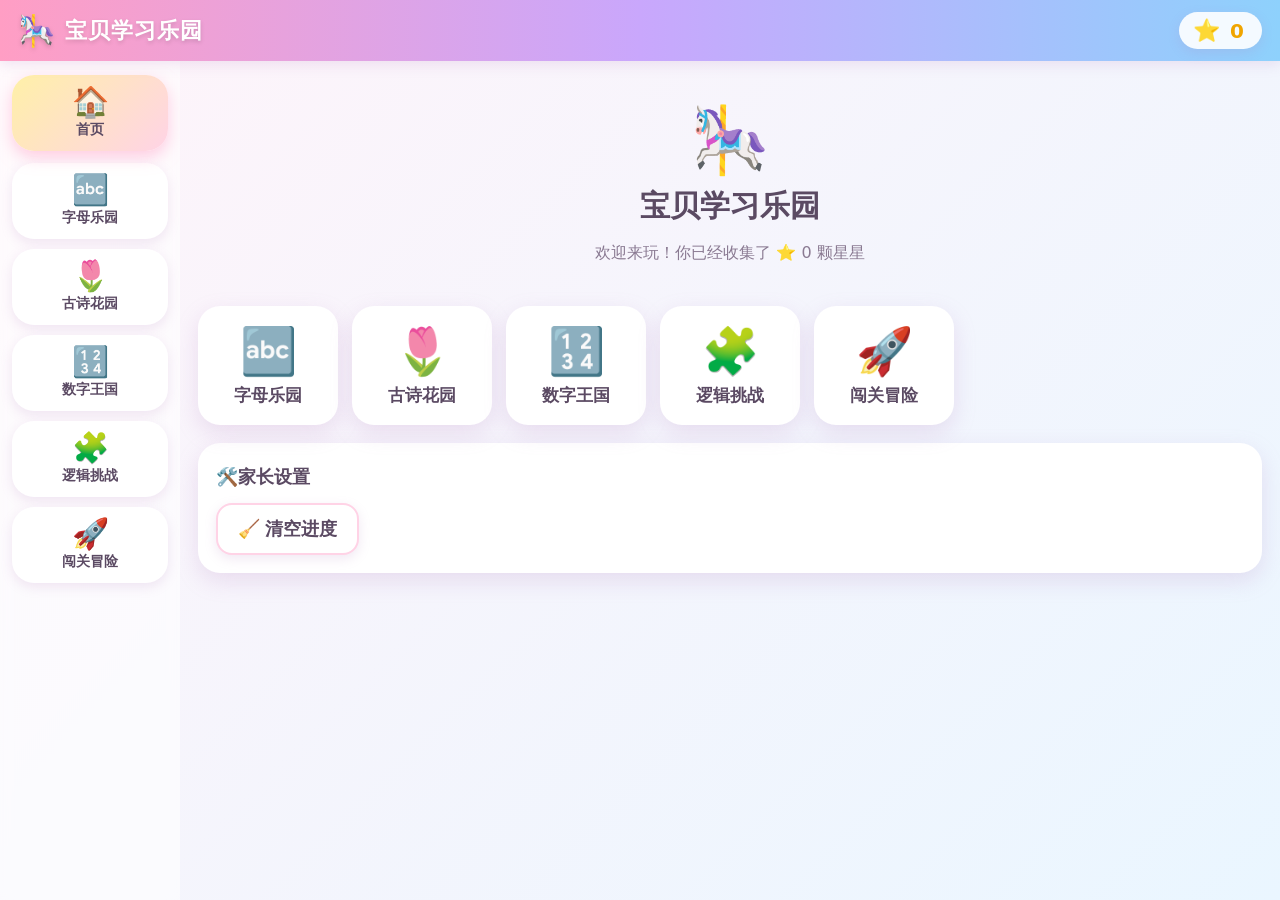
<file: index.html>
<!DOCTYPE html>
<html lang="zh-CN">
<head>
  <meta charset="UTF-8" />
  <meta name="viewport" content="width=device-width, initial-scale=1.0, maximum-scale=1.0, user-scalable=no, viewport-fit=cover" />
  <meta name="theme-color" content="#FF9EC4" />
  <title>宝贝学习乐园</title>
  <link rel="stylesheet" href="css/style.css" />
</head>
<body>
  <div id="app">
    <!-- 顶部标题栏 -->
    <header class="topbar">
      <div class="logo">
        <span class="logo-emoji">🎠</span>
        <span class="logo-text">宝贝学习乐园</span>
      </div>
      <div class="star-box" id="starBox" title="我的星星">
        <span class="star-icon">⭐</span>
        <span class="star-count" id="starCount">0</span>
      </div>
    </header>

    <!-- 主体布局 -->
    <div class="layout">
      <!-- PC 侧边栏导航 -->
      <nav class="sidebar" id="sidebar">
        <!-- 由 app.js 注入 -->
      </nav>

      <!-- 内容区 -->
      <main class="content" id="content">
        <!-- 由模块注入 -->
      </main>
    </div>

    <!-- 移动端底部 Tab -->
    <nav class="bottomtab" id="bottomtab">
      <!-- 由 app.js 注入 -->
    </nav>
  </div>

  <!-- 庆祝彩带层 -->
  <div class="confetti-layer" id="confettiLayer"></div>
  <!-- 提示气泡 -->
  <div class="toast" id="toast"></div>

  <script type="module" src="js/app.js"></script>
</body>
</html>
</file>
<file: css/style.css>
/* ============================================================
   宝贝学习乐园 · 全局样式
   彩虹糖果色：粉 / 蓝 / 黄 / 绿 / 紫
   ============================================================ */

:root {
  --pink:   #FF9EC4;
  --pink-l: #FFD3E6;
  --blue:   #8ED1FC;
  --blue-l: #CDEBFF;
  --yellow: #FFD93D;
  --yellow-l:#FFF0A8;
  --green:  #7BE0A4;
  --green-l:#C7F5D6;
  --purple: #C9A7FC;
  --purple-l:#E6D6FF;

  --ink:    #5b4a63;   /* 柔和深紫灰文字 */
  --ink-soft:#8a7a92;
  --bg1:    #FFF4FA;
  --bg2:    #EAF6FF;
  --white:  #ffffff;

  --radius: 22px;
  --shadow: 0 8px 22px rgba(180,130,190,.22);
  --shadow-sm: 0 4px 12px rgba(180,130,190,.18);

  --tap: 50px; /* 最小可点击尺寸 */
}

* { box-sizing: border-box; -webkit-tap-highlight-color: transparent; }

html, body {
  margin: 0; padding: 0; height: 100%;
  font-family: "PingFang SC", "Hiragino Sans GB", "Microsoft YaHei",
               "Comic Sans MS", "Baloo 2", system-ui, sans-serif;
  color: var(--ink);
  background: linear-gradient(135deg, var(--bg1), var(--bg2));
  -webkit-font-smoothing: antialiased;
  user-select: none;
}

#app { display: flex; flex-direction: column; height: 100%; }

/* ---------------- 顶部栏 ---------------- */
.topbar {
  flex: 0 0 auto;
  display: flex; align-items: center; justify-content: space-between;
  padding: 12px 18px;
  background: linear-gradient(90deg, var(--pink), var(--purple), var(--blue));
  box-shadow: var(--shadow-sm);
  z-index: 5;
}
.logo { display: flex; align-items: center; gap: 10px; }
.logo-emoji { font-size: 30px; filter: drop-shadow(0 2px 2px rgba(0,0,0,.15)); }
.logo-text {
  font-size: 22px; font-weight: 800; color: #fff;
  letter-spacing: 1px; text-shadow: 0 2px 4px rgba(0,0,0,.15);
}
.star-box {
  display: flex; align-items: center; gap: 6px;
  background: rgba(255,255,255,.9);
  border-radius: 999px; padding: 6px 14px;
  box-shadow: var(--shadow-sm); font-weight: 800; font-size: 20px;
}
.star-icon { font-size: 22px; }
.star-count { color: #f0a500; min-width: 22px; text-align: center; }
.star-box.bump { animation: bump .5s ease; }
@keyframes bump { 0%{transform:scale(1)} 40%{transform:scale(1.35)} 100%{transform:scale(1)} }

/* ---------------- 布局 ---------------- */
.layout { flex: 1 1 auto; display: flex; min-height: 0; }

/* 侧边栏（PC） */
.sidebar {
  flex: 0 0 180px;
  display: flex; flex-direction: column; gap: 10px;
  padding: 16px 12px;
  background: rgba(255,255,255,.55);
  backdrop-filter: blur(6px);
  overflow-y: auto;
}
.nav-item {
  display: flex; flex-direction: column; align-items: center; gap: 4px;
  min-height: var(--tap);
  padding: 12px 6px;
  border: none; border-radius: var(--radius);
  background: var(--white);
  box-shadow: var(--shadow-sm);
  cursor: pointer;
  font-size: 14px; font-weight: 700; color: var(--ink);
  transition: transform .12s ease, box-shadow .12s ease;
}
.nav-item .nav-emoji { font-size: 30px; line-height: 1; }
.nav-item:active { transform: scale(.94); }
.nav-item.active {
  background: linear-gradient(135deg, var(--yellow-l), var(--pink-l));
  box-shadow: 0 6px 16px rgba(255,158,196,.5);
  transform: translateY(-2px);
}
.nav-item.active .nav-emoji { animation: wiggle 1.6s ease-in-out infinite; }
@keyframes wiggle { 0%,100%{transform:rotate(-6deg)} 50%{transform:rotate(6deg)} }

/* 内容区 */
.content {
  flex: 1 1 auto; min-width: 0;
  padding: 18px;
  overflow-y: auto;
}

/* 底部 Tab（移动端，默认隐藏） */
.bottomtab { display: none; }

/* ---------------- 卡片/区块通用 ---------------- */
.card {
  background: var(--white);
  border-radius: var(--radius);
  box-shadow: var(--shadow);
  padding: 18px;
  margin-bottom: 16px;
}
.section-title {
  display: flex; align-items: center; gap: 8px;
  font-size: 22px; font-weight: 800; margin: 4px 0 14px;
}
.section-sub { color: var(--ink-soft); font-size: 14px; margin: -8px 0 14px; }

/* 大按钮（≥44px） */
.btn {
  min-height: var(--tap); min-width: var(--tap);
  padding: 12px 20px;
  border: none; border-radius: 16px;
  background: linear-gradient(135deg, var(--blue), var(--purple));
  color: #fff; font-size: 18px; font-weight: 800;
  box-shadow: var(--shadow-sm); cursor: pointer;
  transition: transform .1s ease;
}
.btn:active { transform: scale(.95); }
.btn.pink   { background: linear-gradient(135deg, var(--pink), var(--purple)); }
.btn.green  { background: linear-gradient(135deg, var(--green), var(--blue)); }
.btn.yellow { background: linear-gradient(135deg, var(--yellow), var(--pink)); color: var(--ink); }
.btn.ghost  { background: var(--white); color: var(--ink); box-shadow: var(--shadow-sm); border: 2px solid var(--pink-l); }
.btn-row { display: flex; flex-wrap: wrap; gap: 12px; margin-top: 12px; }

/* 网格 */
.grid { display: grid; gap: 12px; }
.grid.cards { grid-template-columns: repeat(auto-fill, minmax(96px, 1fr)); }

/* 字母卡片 */
.letter-card {
  aspect-ratio: 1 / 1;
  display: flex; flex-direction: column; align-items: center; justify-content: center;
  border-radius: 20px; cursor: pointer;
  box-shadow: var(--shadow-sm);
  font-weight: 900;
  transition: transform .12s ease;
  position: relative;
}
.letter-card:active { transform: scale(.93); }
.letter-card .big { font-size: 42px; line-height: 1; }
.letter-card .small { font-size: 20px; opacity: .7; margin-top: 2px; }
.letter-card .speak { position: absolute; right: 8px; bottom: 6px; font-size: 16px; opacity: .55; }

/* 古诗 */
.poem {
  border-radius: 18px; padding: 16px; cursor: pointer;
  box-shadow: var(--shadow-sm); margin-bottom: 12px;
}
.poem .poem-title { font-size: 20px; font-weight: 800; display:flex; align-items:center; gap:6px; }
.poem .poem-author { font-size: 13px; color: var(--ink-soft); margin-bottom: 8px; }
.poem .poem-line { font-size: 21px; font-weight: 700; margin: 6px 0; cursor: pointer; padding: 4px 8px; border-radius: 10px; }
.poem .poem-line:hover { background: var(--yellow-l); }
.poem .poem-pinyin { font-size: 15px; color: var(--purple); letter-spacing: .5px; }

/* 数字 / 题目选项 */
.option {
  min-height: 64px; min-width: 64px;
  display: flex; align-items: center; justify-content: center;
  border-radius: 18px; background: var(--white);
  box-shadow: var(--shadow-sm); cursor: pointer;
  font-size: 30px; font-weight: 900; color: var(--ink);
  border: 3px solid transparent;
  transition: transform .1s ease, border-color .1s ease;
}
.option:active { transform: scale(.94); }
.option.correct { border-color: var(--green); background: var(--green-l); animation: pop .4s ease; }
.option.wrong { border-color: #ff8aa0; background: #ffe1e8; animation: shake .4s ease; }
@keyframes pop { 0%{transform:scale(1)} 50%{transform:scale(1.18)} 100%{transform:scale(1)} }
@keyframes shake { 0%,100%{transform:translateX(0)} 25%{transform:translateX(-8px)} 75%{transform:translateX(8px)} }

.big-number { font-size: 84px; font-weight: 900; text-align: center; color: var(--purple); }
.count-emoji { font-size: 34px; line-height: 1.4; text-align: center; word-break: break-all; }

.question-prompt { font-size: 24px; font-weight: 800; text-align: center; margin: 10px 0 16px; }
.options-row { display: flex; flex-wrap: wrap; gap: 14px; justify-content: center; }

/* 闯关 */
.level-tag { display:inline-block; background: var(--purple-l); border-radius:12px; padding:4px 12px; font-weight:800; margin-bottom:10px; }
.badge-wall { display: grid; grid-template-columns: repeat(auto-fill, minmax(110px,1fr)); gap: 12px; }
.badge {
  border-radius: 18px; padding: 14px 8px; text-align: center;
  box-shadow: var(--shadow-sm); background: var(--white);
}
.badge.locked { filter: grayscale(1); opacity: .45; }
.badge .b-emoji { font-size: 40px; }
.badge .b-name { font-size: 14px; font-weight: 800; margin-top: 4px; }
.badge .b-desc { font-size: 11px; color: var(--ink-soft); margin-top: 2px; }

/* 进度条 */
.progress { height: 16px; background: var(--pink-l); border-radius: 999px; overflow: hidden; }
.progress > span { display:block; height:100%; background: linear-gradient(90deg,var(--green),var(--blue)); border-radius:999px; transition: width .4s ease; }

/* 庆祝彩带 */
.confetti-layer { position: fixed; inset: 0; pointer-events: none; overflow: hidden; z-index: 50; }
.confetti { position: absolute; top: -20px; font-size: 26px; animation: fall linear forwards; }
@keyframes fall {
  0% { transform: translateY(-20px) rotate(0); opacity: 1; }
  100% { transform: translateY(105vh) rotate(540deg); opacity: .9; }
}

/* Toast */
.toast {
  position: fixed; left: 50%; bottom: 90px; transform: translateX(-50%) translateY(120px);
  background: rgba(91,74,99,.95); color: #fff; padding: 12px 22px; border-radius: 999px;
  font-size: 17px; font-weight: 700; opacity: 0; transition: all .35s ease; z-index: 60;
  box-shadow: var(--shadow);
}
.toast.show { transform: translateX(-50%) translateY(0); opacity: 1; }

/* 首页欢迎 */
.home-hero {
  text-align: center; padding: 24px 10px 8px;
}
.home-hero .hero-emoji { font-size: 64px; animation: float 3s ease-in-out infinite; }
@keyframes float { 0%,100%{transform:translateY(0)} 50%{transform:translateY(-10px)} }
.home-hero h1 { font-size: 30px; margin: 8px 0; }
.home-hero p { color: var(--ink-soft); font-size: 16px; }
.home-modules { display: grid; grid-template-columns: repeat(auto-fill, minmax(140px,1fr)); gap: 14px; margin-top: 18px; }
.home-mod {
  border-radius: var(--radius); padding: 18px 10px; text-align: center; cursor: pointer;
  box-shadow: var(--shadow); background: var(--white); transition: transform .12s ease;
}
.home-mod:active { transform: scale(.95); }
.home-mod .hm-emoji { font-size: 46px; }
.home-mod .hm-name { font-size: 17px; font-weight: 800; margin-top: 6px; }

/* ---------------- 响应式：移动端 ---------------- */
@media (max-width: 820px) {
  .sidebar { display: none; }
  .layout { flex-direction: column; }
  .content { padding: 14px 12px 90px; }
  .bottomtab {
    display: flex; position: fixed; left: 0; right: 0; bottom: 0;
    height: 68px; padding-bottom: env(safe-area-inset-bottom);
    background: rgba(255,255,255,.96);
    box-shadow: 0 -4px 18px rgba(180,130,190,.25);
    z-index: 20; justify-content: space-around; align-items: center;
  }
  .bt-item {
    flex: 1; display: flex; flex-direction: column; align-items: center; gap: 2px;
    border: none; background: transparent; cursor: pointer;
    padding: 6px 2px; font-size: 11px; font-weight: 700; color: var(--ink-soft);
  }
  .bt-item .bt-emoji { font-size: 26px; line-height: 1; }
  .bt-item.active { color: var(--pink); }
  .bt-item.active .bt-emoji { animation: wiggle 1.6s ease-in-out infinite; }
  .logo-text { font-size: 18px; }
  .big-number { font-size: 64px; }
}
</file>
